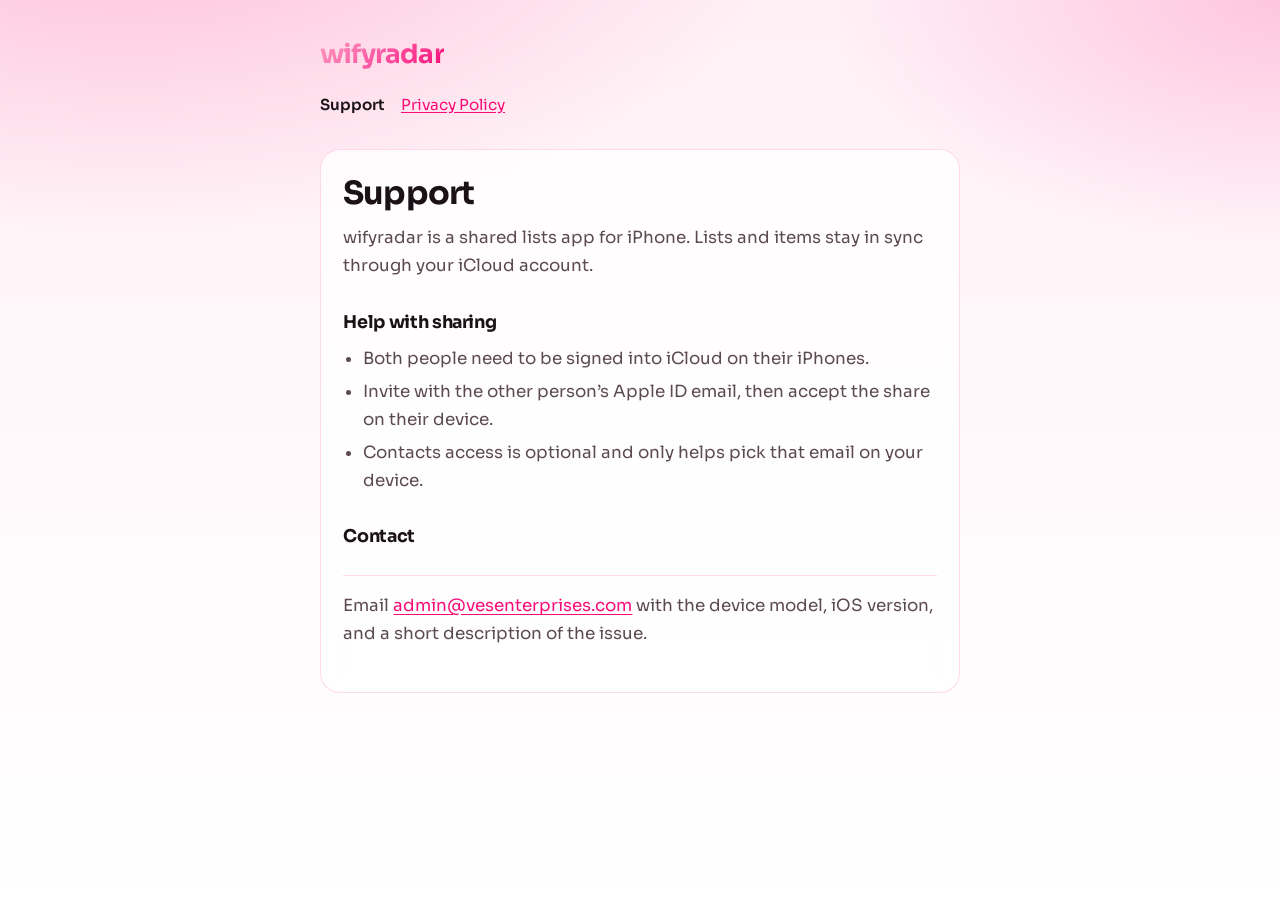
<file: docs/site/index.html>
<!DOCTYPE html>
<html lang="en">
<head>
  <meta charset="utf-8" />
  <meta name="viewport" content="width=device-width, initial-scale=1" />
  <title>wifyradar Support</title>
  <meta name="description" content="Support and contact for the wifyradar iPhone app." />
  <link rel="preconnect" href="https://fonts.googleapis.com" />
  <link rel="preconnect" href="https://fonts.gstatic.com" crossorigin />
  <link href="https://fonts.googleapis.com/css2?family=Sora:wght@400;600;700&display=swap" rel="stylesheet" />
  <link rel="stylesheet" href="styles.css" />
</head>
<body>
  <div class="wrap">
    <a class="brand" href="index.html">wifyradar</a>
    <nav aria-label="Site">
      <a href="index.html" aria-current="page">Support</a>
      <a href="privacy.html">Privacy Policy</a>
    </nav>
    <main>
      <h1>Support</h1>
      <p>wifyradar is a shared lists app for iPhone. Lists and items stay in sync through your iCloud account.</p>
      <h2>Help with sharing</h2>
      <ul>
        <li>Both people need to be signed into iCloud on their iPhones.</li>
        <li>Invite with the other person’s Apple ID email, then accept the share on their device.</li>
        <li>Contacts access is optional and only helps pick that email on your device.</li>
      </ul>
      <h2>Contact</h2>
      <p class="contact">
        Email
        <a href="mailto:admin@vesenterprises.com">admin@vesenterprises.com</a>
        with the device model, iOS version, and a short description of the issue.
      </p>
    </main>
  </div>
</body>
</html>
</file>
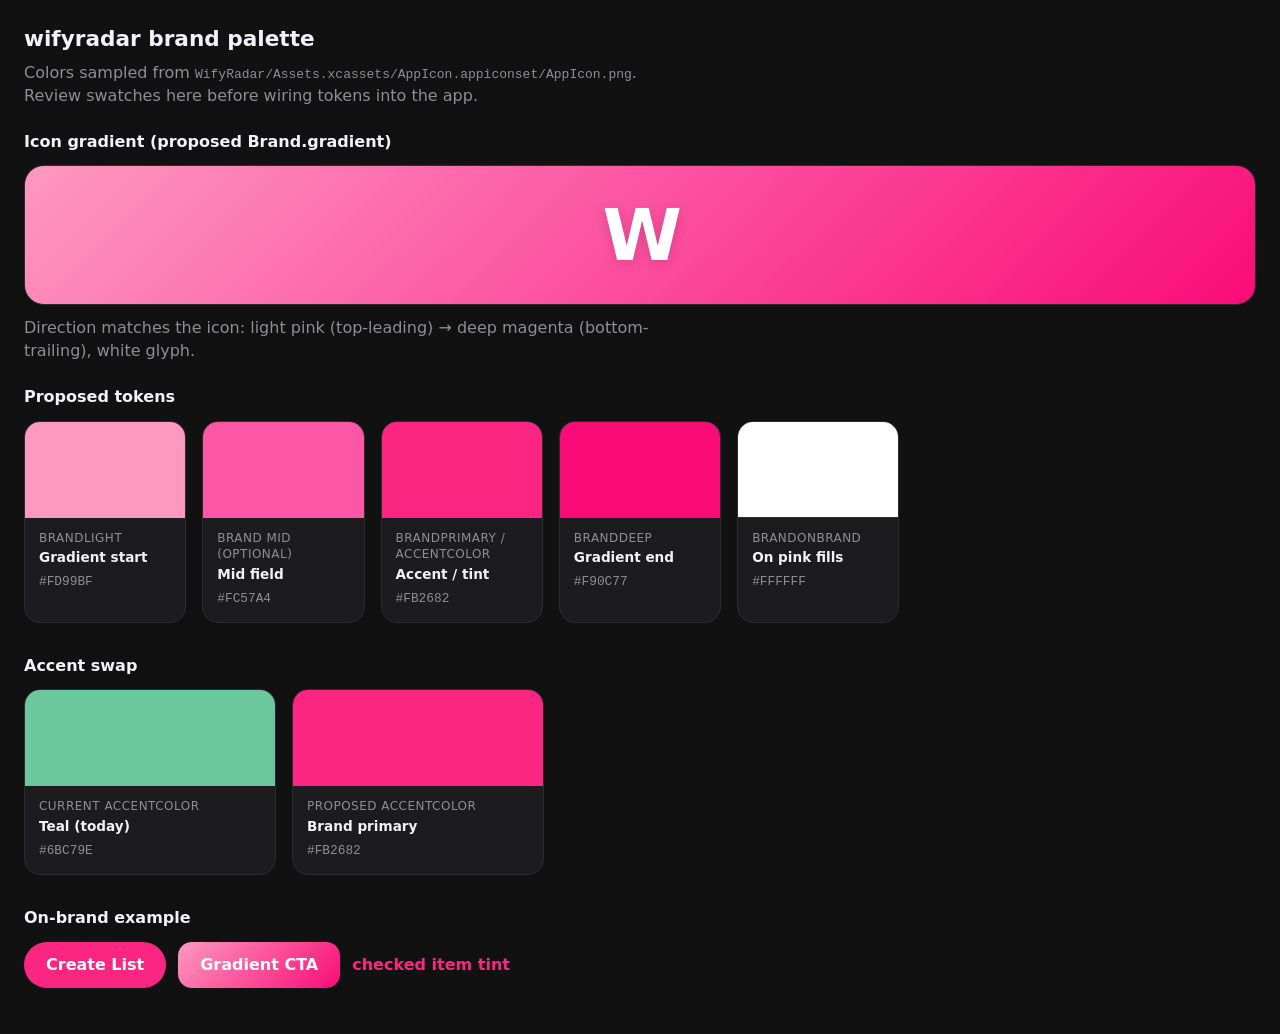
<file: docs/brand-palette-preview.html>
<!DOCTYPE html>
<html lang="en">
<head>
  <meta charset="utf-8" />
  <meta name="viewport" content="width=device-width, initial-scale=1" />
  <title>wifyradar brand palette (from AppIcon)</title>
  <style>
    :root {
      --brand-light: #FD99BF;
      --brand-mid: #FC57A4;
      --brand-primary: #FB2682;
      --brand-deep: #F90C77;
      --on-brand: #FFFFFF;
      --legacy-accent: #6BC79E;
      --page: #111;
      --card: #1c1c1e;
      --text: #f2f2f7;
      --muted: #8e8e93;
    }
    * { box-sizing: border-box; }
    body {
      margin: 0;
      font-family: ui-sans-serif, system-ui, -apple-system, Segoe UI, sans-serif;
      background: var(--page);
      color: var(--text);
      line-height: 1.4;
      padding: 24px;
    }
    h1 { font-size: 1.35rem; font-weight: 600; margin: 0 0 8px; }
    p { color: var(--muted); margin: 0 0 24px; max-width: 40rem; }
    .grid {
      display: grid;
      gap: 16px;
      grid-template-columns: repeat(auto-fill, minmax(160px, 1fr));
      margin-bottom: 32px;
    }
    .swatch {
      border-radius: 16px;
      overflow: hidden;
      background: var(--card);
      border: 1px solid #2c2c2e;
    }
    .chip { height: 96px; }
    .meta {
      padding: 12px 14px 14px;
      font-size: 0.85rem;
    }
    .meta strong { display: block; color: var(--text); margin-bottom: 4px; }
    .meta code { color: var(--muted); font-size: 0.8rem; }
    .role {
      color: var(--muted);
      font-size: 0.75rem;
      text-transform: uppercase;
      letter-spacing: 0.04em;
      margin-bottom: 2px;
    }
    .gradient-demo {
      height: 140px;
      border-radius: 20px;
      background: linear-gradient(135deg, var(--brand-light) 0%, var(--brand-mid) 45%, var(--brand-deep) 100%);
      display: grid;
      place-items: center;
      margin-bottom: 12px;
      border: 1px solid #2c2c2e;
    }
    .gradient-demo span {
      color: var(--on-brand);
      font-size: 4.5rem;
      font-weight: 700;
      letter-spacing: -0.06em;
      text-shadow: 0 2px 12px rgba(0, 0, 0, 0.15);
    }
    .compare {
      display: grid;
      gap: 16px;
      grid-template-columns: 1fr 1fr;
      max-width: 520px;
      margin-bottom: 32px;
    }
    @media (max-width: 560px) {
      .compare { grid-template-columns: 1fr; }
    }
    .pair .chip { border-radius: 12px 12px 0 0; }
    h2 { font-size: 1rem; font-weight: 600; margin: 0 0 12px; }
  </style>
</head>
<body>
  <h1>wifyradar brand palette</h1>
  <p>
    Colors sampled from
    <code>WifyRadar/Assets.xcassets/AppIcon.appiconset/AppIcon.png</code>.
    Review swatches here before wiring tokens into the app.
  </p>

  <h2>Icon gradient (proposed Brand.gradient)</h2>
  <div class="gradient-demo" title="topLeading light → bottomTrailing deep">
    <span>W</span>
  </div>
  <p style="margin-top:0">
    Direction matches the icon: light pink (top-leading) → deep magenta (bottom-trailing), white glyph.
  </p>

  <h2>Proposed tokens</h2>
  <div class="grid">
    <div class="swatch">
      <div class="chip" style="background: var(--brand-light)"></div>
      <div class="meta">
        <div class="role">BrandLight</div>
        <strong>Gradient start</strong>
        <code>#FD99BF</code>
      </div>
    </div>
    <div class="swatch">
      <div class="chip" style="background: var(--brand-mid)"></div>
      <div class="meta">
        <div class="role">Brand mid (optional)</div>
        <strong>Mid field</strong>
        <code>#FC57A4</code>
      </div>
    </div>
    <div class="swatch">
      <div class="chip" style="background: var(--brand-primary)"></div>
      <div class="meta">
        <div class="role">BrandPrimary / AccentColor</div>
        <strong>Accent / tint</strong>
        <code>#FB2682</code>
      </div>
    </div>
    <div class="swatch">
      <div class="chip" style="background: var(--brand-deep)"></div>
      <div class="meta">
        <div class="role">BrandDeep</div>
        <strong>Gradient end</strong>
        <code>#F90C77</code>
      </div>
    </div>
    <div class="swatch">
      <div class="chip" style="background: var(--on-brand); border-bottom: 1px solid #2c2c2e"></div>
      <div class="meta">
        <div class="role">BrandOnBrand</div>
        <strong>On pink fills</strong>
        <code>#FFFFFF</code>
      </div>
    </div>
  </div>

  <h2>Accent swap</h2>
  <div class="compare">
    <div class="swatch pair">
      <div class="chip" style="background: var(--legacy-accent)"></div>
      <div class="meta">
        <div class="role">Current AccentColor</div>
        <strong>Teal (today)</strong>
        <code>#6BC79E</code>
      </div>
    </div>
    <div class="swatch pair">
      <div class="chip" style="background: var(--brand-primary)"></div>
      <div class="meta">
        <div class="role">Proposed AccentColor</div>
        <strong>Brand primary</strong>
        <code>#FB2682</code>
      </div>
    </div>
  </div>

  <h2>On-brand example</h2>
  <div style="display:inline-flex; gap:12px; align-items:center; flex-wrap:wrap; margin-bottom:24px">
    <button type="button" style="
      border:0; border-radius:999px; padding:12px 22px;
      background: var(--brand-primary); color: var(--on-brand);
      font: inherit; font-weight: 600;
    ">Create List</button>
    <button type="button" style="
      border:0; border-radius:14px; padding:12px 22px;
      background: linear-gradient(135deg, var(--brand-light), var(--brand-deep));
      color: var(--on-brand); font: inherit; font-weight: 600;
    ">Gradient CTA</button>
    <span style="color: var(--brand-primary); font-weight: 600;">checked item tint</span>
  </div>
</body>
</html>
</file>
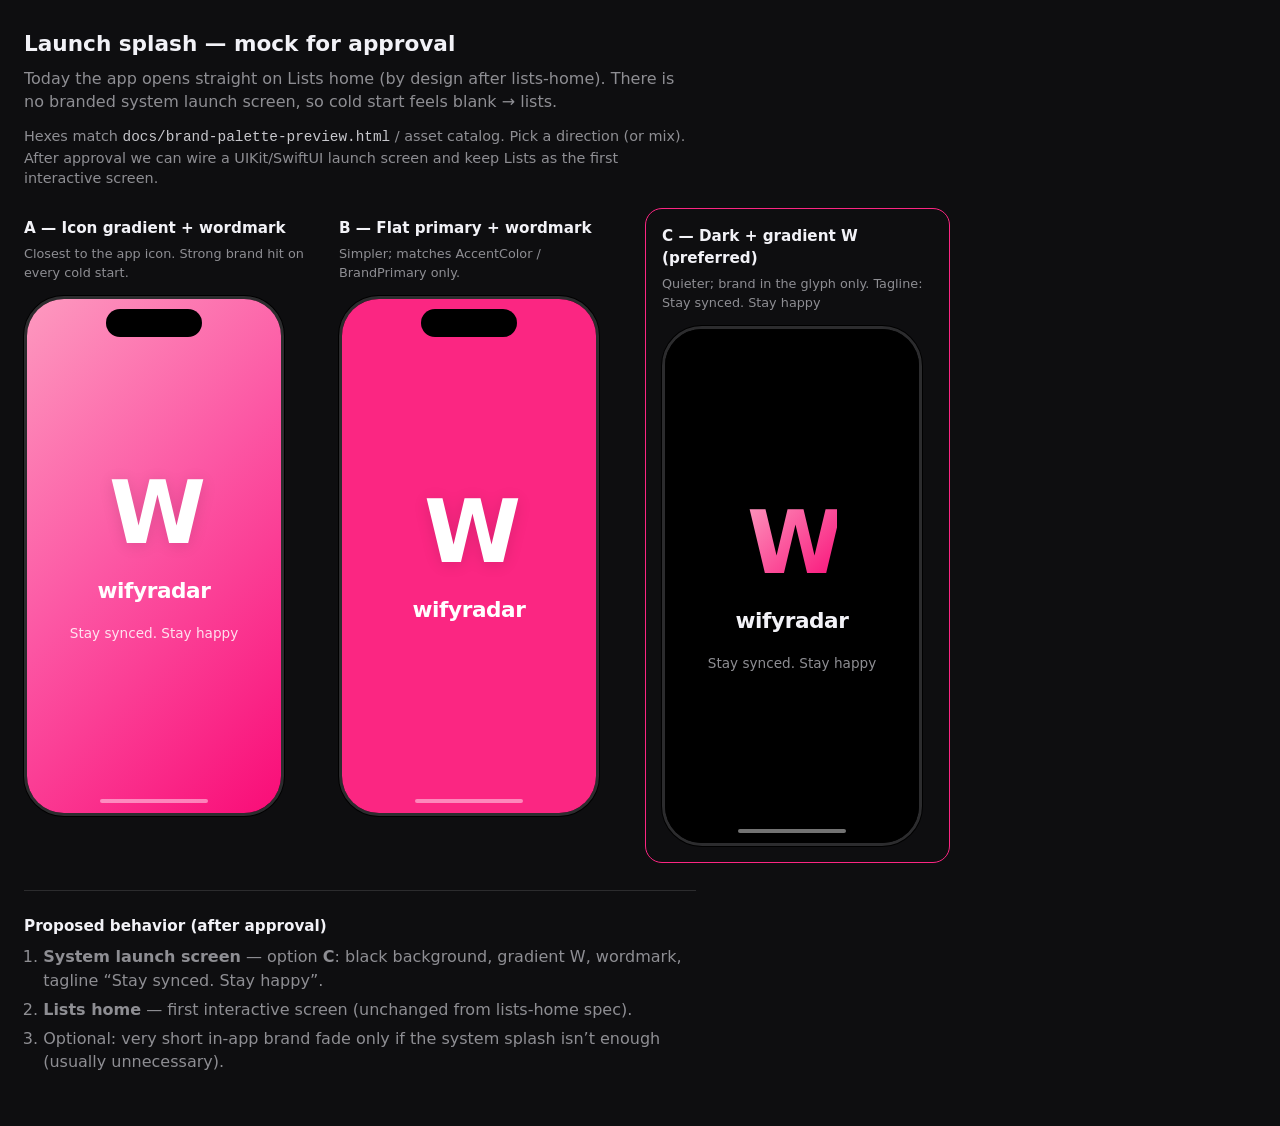
<file: docs/mocks/launch-splash.html>
<!DOCTYPE html>
<html lang="en">
<head>
  <meta charset="utf-8" />
  <meta name="viewport" content="width=device-width, initial-scale=1" />
  <title>wifyradar — launch splash mock</title>
  <style>
    :root {
      --brand-light: #FD99BF;
      --brand-mid: #FC57A4;
      --brand-primary: #FB2682;
      --brand-deep: #F90C77;
      --on-brand: #FFFFFF;
      --page: #0e0e10;
      --muted: #8e8e93;
      --text: #f2f2f7;
      --frame: #2c2c2e;
    }
    * { box-sizing: border-box; }
    body {
      margin: 0;
      font-family: ui-sans-serif, system-ui, -apple-system, "SF Pro Text", Segoe UI, sans-serif;
      background: var(--page);
      color: var(--text);
      padding: 28px 24px 48px;
      line-height: 1.45;
    }
    h1 { font-size: 1.35rem; font-weight: 600; margin: 0 0 8px; }
    p { color: var(--muted); margin: 0 0 12px; max-width: 42rem; }
    .note {
      color: var(--muted);
      font-size: 0.9rem;
      margin-bottom: 28px;
      max-width: 42rem;
    }
    .note code { color: #c7c7cc; }
    .grid {
      display: grid;
      gap: 28px;
      grid-template-columns: repeat(auto-fill, minmax(280px, 1fr));
      align-items: start;
    }
    .card h2 {
      font-size: 0.95rem;
      font-weight: 600;
      margin: 0 0 6px;
    }
    .card .desc {
      color: var(--muted);
      font-size: 0.8rem;
      margin: 0 0 14px;
      min-height: 2.4em;
    }
    .phone {
      width: 260px;
      height: 520px;
      border-radius: 40px;
      border: 3px solid var(--frame);
      overflow: hidden;
      position: relative;
      box-shadow: 0 0 0 1px #000;
      background: #000;
    }
    .notch {
      position: absolute;
      top: 10px;
      left: 50%;
      transform: translateX(-50%);
      width: 96px;
      height: 28px;
      background: #000;
      border-radius: 18px;
      z-index: 2;
    }
    .splash {
      position: absolute;
      inset: 0;
      display: flex;
      flex-direction: column;
      align-items: center;
      justify-content: center;
      gap: 18px;
      padding: 24px;
      text-align: center;
    }
    .splash-a {
      background: linear-gradient(135deg, var(--brand-light) 0%, var(--brand-mid) 45%, var(--brand-deep) 100%);
    }
    .splash-b {
      background: var(--brand-primary);
    }
    .splash-c {
      background: #000;
    }
    .glyph {
      color: var(--on-brand);
      font-size: 88px;
      font-weight: 700;
      letter-spacing: -0.08em;
      line-height: 1;
      text-shadow: 0 2px 16px rgba(0, 0, 0, 0.12);
    }
    .splash-c .glyph {
      background: linear-gradient(135deg, var(--brand-light), var(--brand-deep));
      -webkit-background-clip: text;
      background-clip: text;
      color: transparent;
      text-shadow: none;
    }
    .wordmark {
      color: var(--on-brand);
      font-size: 1.35rem;
      font-weight: 600;
      letter-spacing: -0.02em;
    }
    .splash-c .wordmark { color: var(--text); }
    .tag {
      color: rgba(255, 255, 255, 0.85);
      font-size: 0.85rem;
      font-weight: 400;
      max-width: 11rem;
    }
    .splash-c .tag { color: var(--muted); }
    .home {
      position: absolute;
      bottom: 10px;
      left: 50%;
      transform: translateX(-50%);
      width: 108px;
      height: 4px;
      background: rgba(255, 255, 255, 0.45);
      border-radius: 4px;
      z-index: 2;
    }
    .splash-c .home { background: rgba(255, 255, 255, 0.25); }
    .flow {
      margin-top: 36px;
      padding-top: 24px;
      border-top: 1px solid #2c2c2e;
      max-width: 42rem;
    }
    .flow ol { margin: 8px 0 0; padding-left: 1.2rem; color: var(--muted); }
    .flow li { margin-bottom: 6px; }
  </style>
</head>
<body>
  <h1>Launch splash — mock for approval</h1>
  <p>
    Today the app opens straight on Lists home (by design after lists-home).
    There is no branded system launch screen, so cold start feels blank → lists.
  </p>
  <p class="note">
    Hexes match <code>docs/brand-palette-preview.html</code> / asset catalog.
    Pick a direction (or mix). After approval we can wire a UIKit/SwiftUI launch screen
    and keep Lists as the first interactive screen.
  </p>

  <div class="grid">
    <div class="card">
      <h2>A — Icon gradient + wordmark</h2>
      <p class="desc">Closest to the app icon. Strong brand hit on every cold start.</p>
      <div class="phone" aria-label="Splash option A">
        <div class="notch"></div>
        <div class="splash splash-a">
          <div class="glyph">W</div>
          <div class="wordmark">wifyradar</div>
          <div class="tag">Stay synced. Stay happy</div>
        </div>
        <div class="home"></div>
      </div>
    </div>

    <div class="card">
      <h2>B — Flat primary + wordmark</h2>
      <p class="desc">Simpler; matches AccentColor / BrandPrimary only.</p>
      <div class="phone" aria-label="Splash option B">
        <div class="notch"></div>
        <div class="splash splash-b">
          <div class="glyph">W</div>
          <div class="wordmark">wifyradar</div>
        </div>
        <div class="home"></div>
      </div>
    </div>

    <div class="card" style="outline:1px solid var(--brand-primary); outline-offset:8px; border-radius:8px; padding:8px;">
      <h2>C — Dark + gradient W (preferred)</h2>
      <p class="desc">Quieter; brand in the glyph only. Tagline: Stay synced. Stay happy</p>
      <div class="phone" aria-label="Splash option C preferred">
        <div class="notch"></div>
        <div class="splash splash-c">
          <div class="glyph">W</div>
          <div class="wordmark">wifyradar</div>
          <div class="tag">Stay synced. Stay happy</div>
        </div>
        <div class="home"></div>
      </div>
    </div>
  </div>

  <div class="flow">
    <h2 style="font-size:0.95rem; margin:0 0 4px;">Proposed behavior (after approval)</h2>
    <ol>
      <li><strong>System launch screen</strong> — option <strong>C</strong>: black background, gradient W, wordmark, tagline “Stay synced. Stay happy”.</li>
      <li><strong>Lists home</strong> — first interactive screen (unchanged from lists-home spec).</li>
      <li>Optional: very short in-app brand fade only if the system splash isn’t enough (usually unnecessary).</li>
    </ol>
  </div>
</body>
</html>
</file>
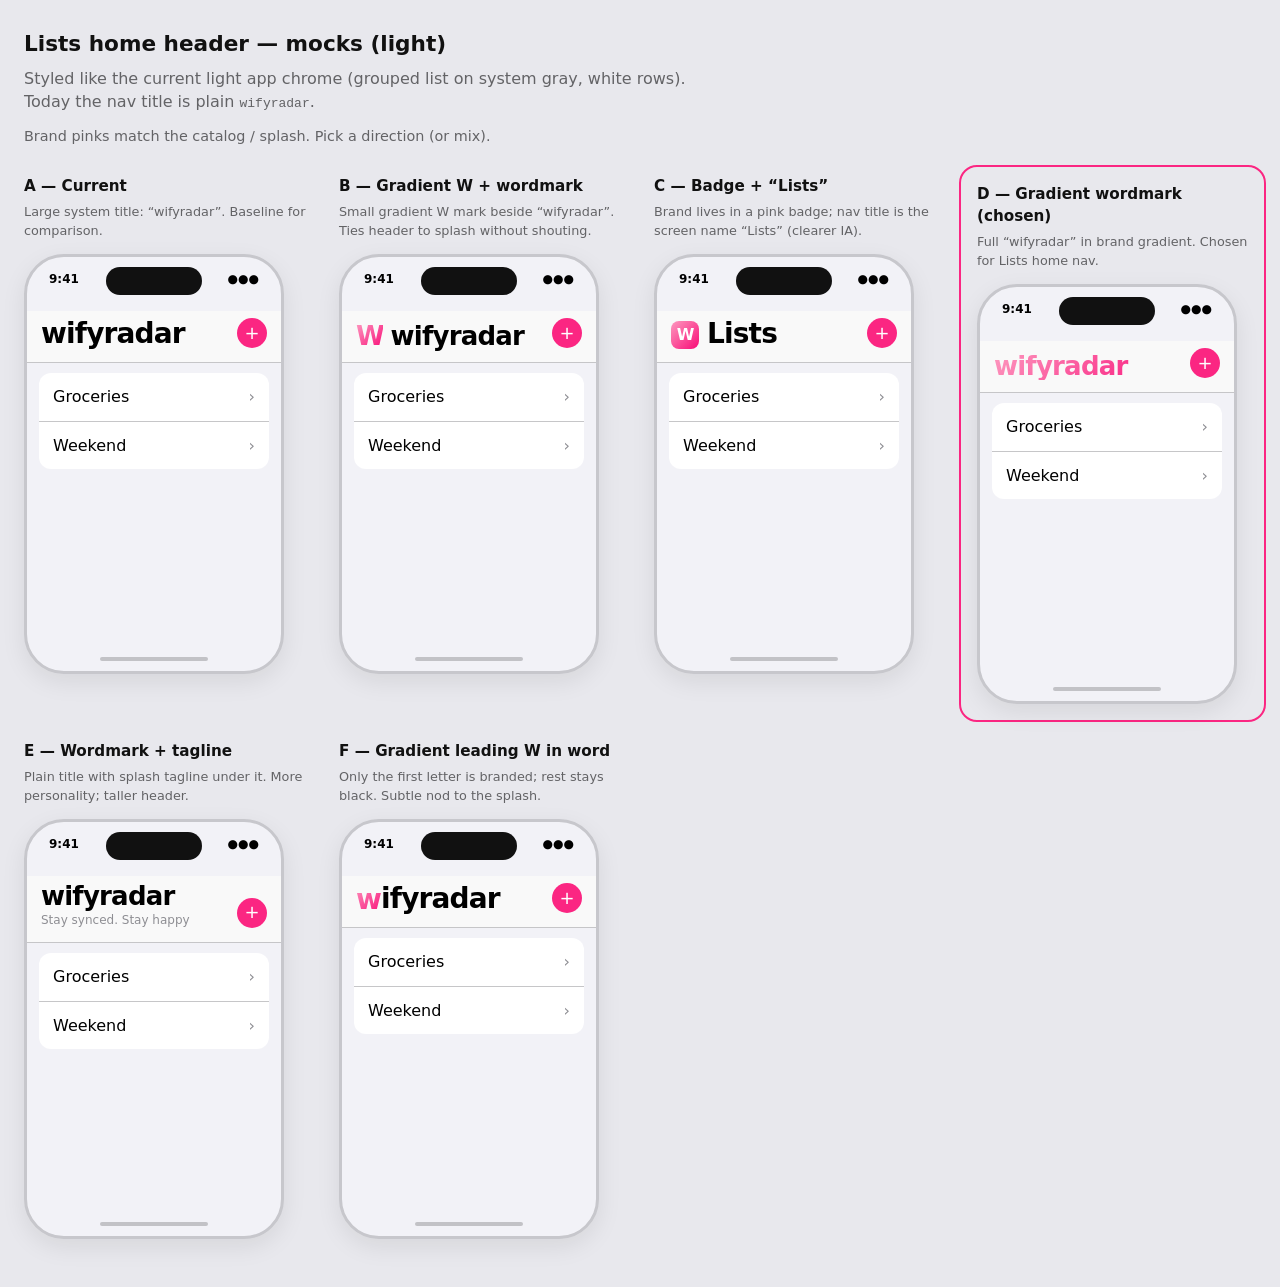
<file: docs/mocks/lists-home-header.html>
<!DOCTYPE html>
<html lang="en">
<head>
  <meta charset="utf-8" />
  <meta name="viewport" content="width=device-width, initial-scale=1" />
  <title>wifyradar — Lists home header mocks</title>
  <style>
    :root {
      --brand-light: #FD99BF;
      --brand-mid: #FC57A4;
      --brand-primary: #FB2682;
      --brand-deep: #F90C77;
      --on-brand: #FFFFFF;
      --page: #e8e8ed;
      --muted: #8e8e93;
      --text: #000000;
      --frame: #c7c7cc;
      --list-bg: #f2f2f7;
      --row: #ffffff;
      --sep: #c6c6c8;
      --nav: rgba(249, 249, 249, 0.94);
      --label: #3a3a3c;
    }
    * { box-sizing: border-box; }
    body {
      margin: 0;
      font-family: ui-sans-serif, system-ui, -apple-system, "SF Pro Text", Segoe UI, sans-serif;
      background: var(--page);
      color: var(--label);
      padding: 28px 24px 48px;
      line-height: 1.45;
    }
    h1 { font-size: 1.35rem; font-weight: 600; margin: 0 0 8px; color: #111; }
    p { color: #636366; margin: 0 0 12px; max-width: 44rem; }
    .note { color: #636366; font-size: 0.9rem; margin-bottom: 28px; max-width: 44rem; }
    .note code { color: #3a3a3c; background: #fff; padding: 1px 5px; border-radius: 4px; }
    .grid {
      display: grid;
      gap: 28px;
      grid-template-columns: repeat(auto-fill, minmax(280px, 1fr));
      align-items: start;
    }
    .card h2 { font-size: 0.95rem; font-weight: 600; margin: 0 0 6px; color: #111; }
    .card .desc { color: #636366; font-size: 0.8rem; margin: 0 0 14px; min-height: 2.6em; }
    .phone {
      width: 260px;
      height: 420px;
      border-radius: 40px;
      border: 3px solid var(--frame);
      overflow: hidden;
      position: relative;
      background: var(--list-bg);
      box-shadow: 0 8px 24px rgba(0, 0, 0, 0.08);
    }
    .notch {
      position: absolute;
      top: 10px;
      left: 50%;
      transform: translateX(-50%);
      width: 96px;
      height: 28px;
      background: #111;
      border-radius: 18px;
      z-index: 3;
    }
    .status {
      height: 54px;
      padding: 14px 22px 0;
      font-size: 12px;
      font-weight: 600;
      display: flex;
      justify-content: space-between;
      color: var(--text);
      position: relative;
      z-index: 2;
    }
    .nav {
      background: var(--nav);
      backdrop-filter: blur(16px);
      border-bottom: 0.5px solid var(--sep);
      padding: 6px 14px 12px;
      min-height: 52px;
      display: flex;
      align-items: flex-end;
      justify-content: space-between;
      gap: 8px;
    }
    .nav-leading { flex: 1; min-width: 0; }
    .plus {
      width: 30px;
      height: 30px;
      border-radius: 999px;
      background: var(--brand-primary);
      color: var(--on-brand);
      display: grid;
      place-items: center;
      font-size: 18px;
      font-weight: 500;
      flex-shrink: 0;
      margin-bottom: 2px;
    }
    .title-plain {
      font-size: 28px;
      font-weight: 700;
      letter-spacing: -0.03em;
      line-height: 1.1;
      color: var(--text);
    }
    .title-row {
      display: flex;
      align-items: center;
      gap: 8px;
    }
    .mark-w {
      font-size: 26px;
      font-weight: 700;
      letter-spacing: -0.08em;
      line-height: 1;
      background: linear-gradient(135deg, var(--brand-light), var(--brand-deep));
      -webkit-background-clip: text;
      background-clip: text;
      color: transparent;
    }
    .mark-badge {
      width: 28px;
      height: 28px;
      border-radius: 8px;
      background: linear-gradient(135deg, var(--brand-light), var(--brand-deep));
      color: var(--on-brand);
      display: grid;
      place-items: center;
      font-size: 16px;
      font-weight: 700;
      letter-spacing: -0.06em;
      flex-shrink: 0;
    }
    .word-grad {
      font-size: 26px;
      font-weight: 700;
      letter-spacing: -0.03em;
      line-height: 1.1;
      background: linear-gradient(135deg, var(--brand-light), var(--brand-deep));
      -webkit-background-clip: text;
      background-clip: text;
      color: transparent;
    }
    .subtitle {
      margin-top: 2px;
      font-size: 12px;
      font-weight: 400;
      color: var(--muted);
    }
    .inline-w {
      font-size: 28px;
      font-weight: 700;
      letter-spacing: -0.03em;
      line-height: 1.1;
      color: var(--text);
    }
    .inline-w .w {
      background: linear-gradient(135deg, var(--brand-light), var(--brand-deep));
      -webkit-background-clip: text;
      background-clip: text;
      color: transparent;
    }
    .list {
      padding: 10px 12px 20px;
    }
    .group {
      background: var(--row);
      border-radius: 12px;
      overflow: hidden;
    }
    .row {
      padding: 12px 14px;
      font-size: 16px;
      border-bottom: 0.5px solid var(--sep);
      display: flex;
      justify-content: space-between;
      color: var(--text);
    }
    .row:last-child { border-bottom: 0; }
    .chev { color: var(--muted); }
    .home {
      position: absolute;
      bottom: 10px;
      left: 50%;
      transform: translateX(-50%);
      width: 108px;
      height: 4px;
      background: rgba(0, 0, 0, 0.2);
      border-radius: 4px;
    }
  </style>
</head>
<body>
  <h1>Lists home header — mocks (light)</h1>
  <p>
    Styled like the current light app chrome (grouped list on system gray, white rows).
    Today the nav title is plain <code>wifyradar</code>.
  </p>
  <p class="note">
    Brand pinks match the catalog / splash. Pick a direction (or mix).
  </p>

  <div class="grid">
    <div class="card">
      <h2>A — Current</h2>
      <p class="desc">Large system title: “wifyradar”. Baseline for comparison.</p>
      <div class="phone">
        <div class="notch"></div>
        <div class="status"><span>9:41</span><span>●●●</span></div>
        <div class="nav">
          <div class="nav-leading"><div class="title-plain">wifyradar</div></div>
          <div class="plus">+</div>
        </div>
        <div class="list">
          <div class="group">
            <div class="row">Groceries <span class="chev">›</span></div>
            <div class="row">Weekend <span class="chev">›</span></div>
          </div>
        </div>
        <div class="home"></div>
      </div>
    </div>

    <div class="card">
      <h2>B — Gradient W + wordmark</h2>
      <p class="desc">Small gradient W mark beside “wifyradar”. Ties header to splash without shouting.</p>
      <div class="phone">
        <div class="notch"></div>
        <div class="status"><span>9:41</span><span>●●●</span></div>
        <div class="nav">
          <div class="nav-leading">
            <div class="title-row">
              <span class="mark-w">W</span>
              <span class="title-plain" style="font-size:26px">wifyradar</span>
            </div>
          </div>
          <div class="plus">+</div>
        </div>
        <div class="list">
          <div class="group">
            <div class="row">Groceries <span class="chev">›</span></div>
            <div class="row">Weekend <span class="chev">›</span></div>
          </div>
        </div>
        <div class="home"></div>
      </div>
    </div>

    <div class="card">
      <h2>C — Badge + “Lists”</h2>
      <p class="desc">Brand lives in a pink badge; nav title is the screen name “Lists” (clearer IA).</p>
      <div class="phone">
        <div class="notch"></div>
        <div class="status"><span>9:41</span><span>●●●</span></div>
        <div class="nav">
          <div class="nav-leading">
            <div class="title-row">
              <span class="mark-badge">W</span>
              <span class="title-plain" style="font-size:28px">Lists</span>
            </div>
          </div>
          <div class="plus">+</div>
        </div>
        <div class="list">
          <div class="group">
            <div class="row">Groceries <span class="chev">›</span></div>
            <div class="row">Weekend <span class="chev">›</span></div>
          </div>
        </div>
        <div class="home"></div>
      </div>
    </div>

    <div class="card" style="outline:2px solid var(--brand-primary); outline-offset:8px; border-radius:8px; padding:8px;">
      <h2>D — Gradient wordmark (chosen)</h2>
      <p class="desc">Full “wifyradar” in brand gradient. Chosen for Lists home nav.</p>
      <div class="phone">
        <div class="notch"></div>
        <div class="status"><span>9:41</span><span>●●●</span></div>
        <div class="nav">
          <div class="nav-leading"><div class="word-grad">wifyradar</div></div>
          <div class="plus">+</div>
        </div>
        <div class="list">
          <div class="group">
            <div class="row">Groceries <span class="chev">›</span></div>
            <div class="row">Weekend <span class="chev">›</span></div>
          </div>
        </div>
        <div class="home"></div>
      </div>
    </div>

    <div class="card">
      <h2>E — Wordmark + tagline</h2>
      <p class="desc">Plain title with splash tagline under it. More personality; taller header.</p>
      <div class="phone">
        <div class="notch"></div>
        <div class="status"><span>9:41</span><span>●●●</span></div>
        <div class="nav">
          <div class="nav-leading">
            <div class="title-plain" style="font-size:26px">wifyradar</div>
            <div class="subtitle">Stay synced. Stay happy</div>
          </div>
          <div class="plus">+</div>
        </div>
        <div class="list">
          <div class="group">
            <div class="row">Groceries <span class="chev">›</span></div>
            <div class="row">Weekend <span class="chev">›</span></div>
          </div>
        </div>
        <div class="home"></div>
      </div>
    </div>

    <div class="card">
      <h2>F — Gradient leading W in word</h2>
      <p class="desc">Only the first letter is branded; rest stays black. Subtle nod to the splash.</p>
      <div class="phone">
        <div class="notch"></div>
        <div class="status"><span>9:41</span><span>●●●</span></div>
        <div class="nav">
          <div class="nav-leading">
            <div class="inline-w"><span class="w">w</span>ifyradar</div>
          </div>
          <div class="plus">+</div>
        </div>
        <div class="list">
          <div class="group">
            <div class="row">Groceries <span class="chev">›</span></div>
            <div class="row">Weekend <span class="chev">›</span></div>
          </div>
        </div>
        <div class="home"></div>
      </div>
    </div>
  </div>
</body>
</html>
</file>
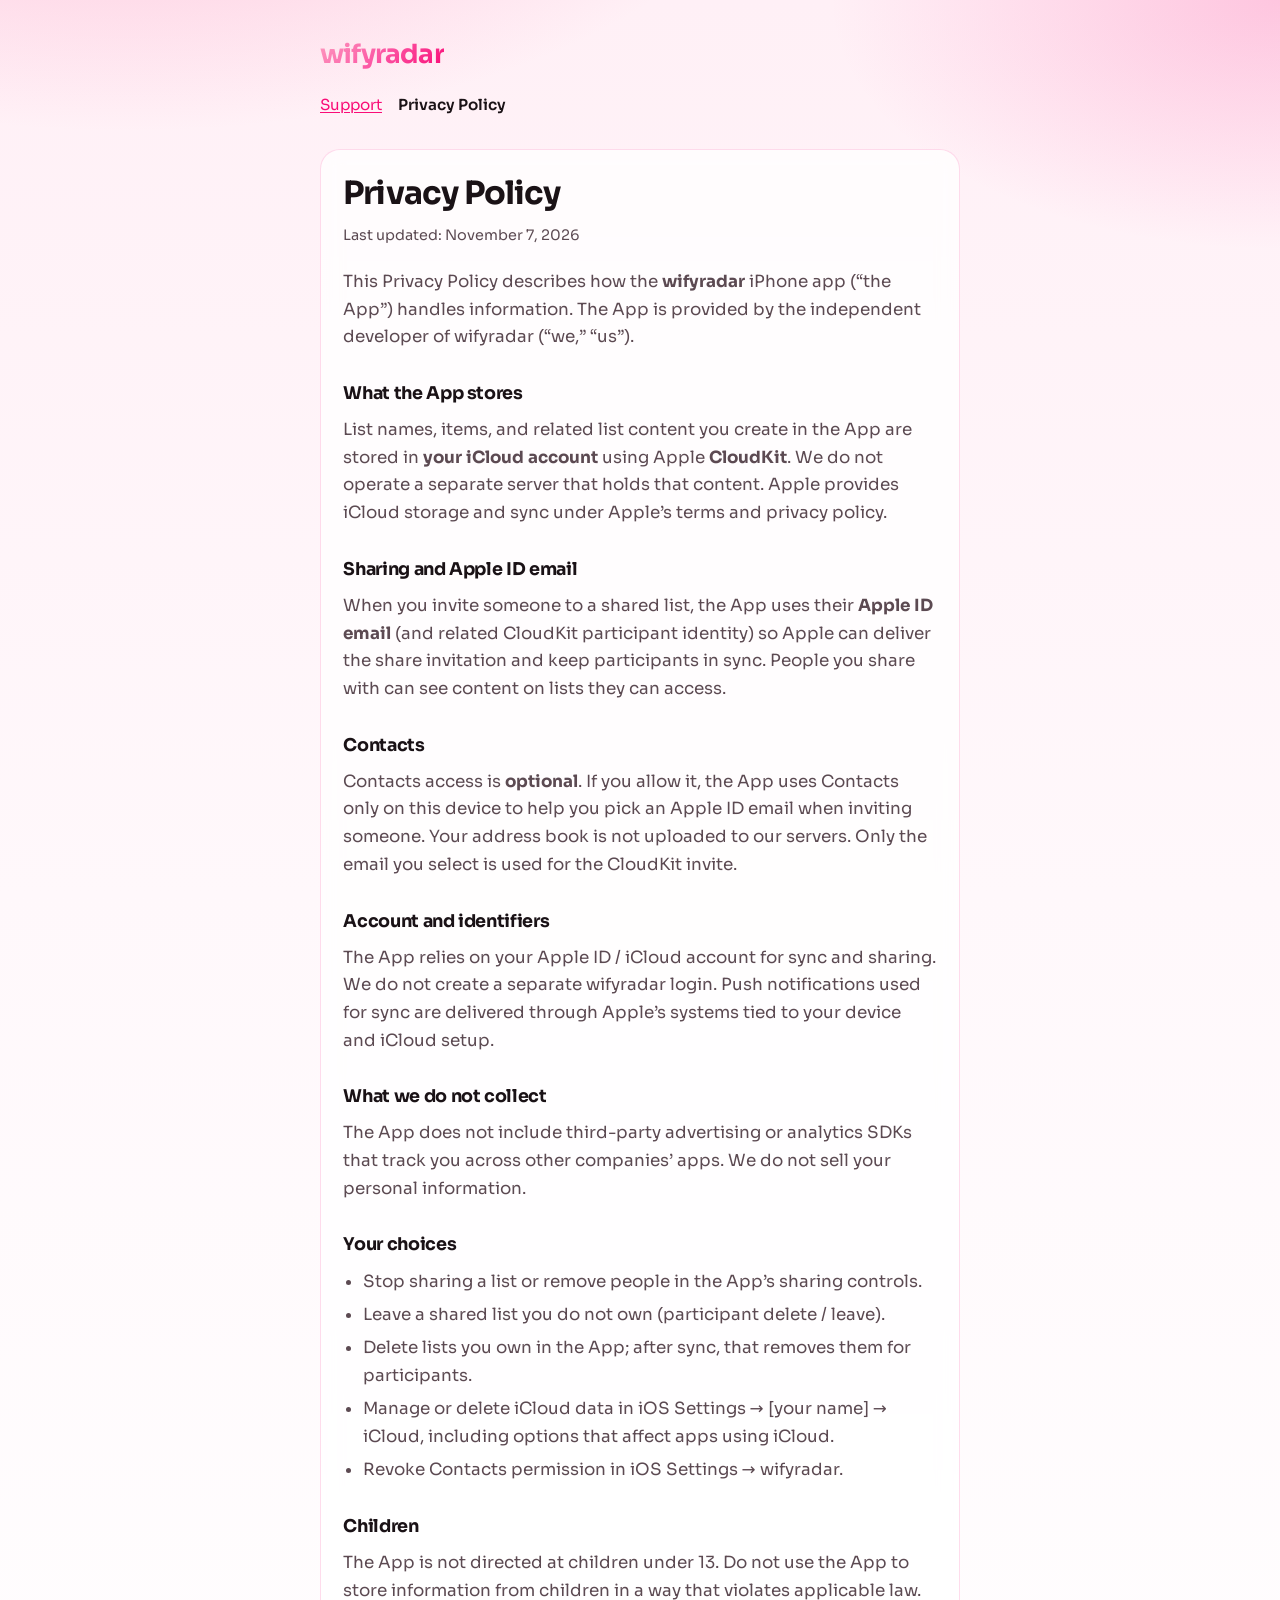
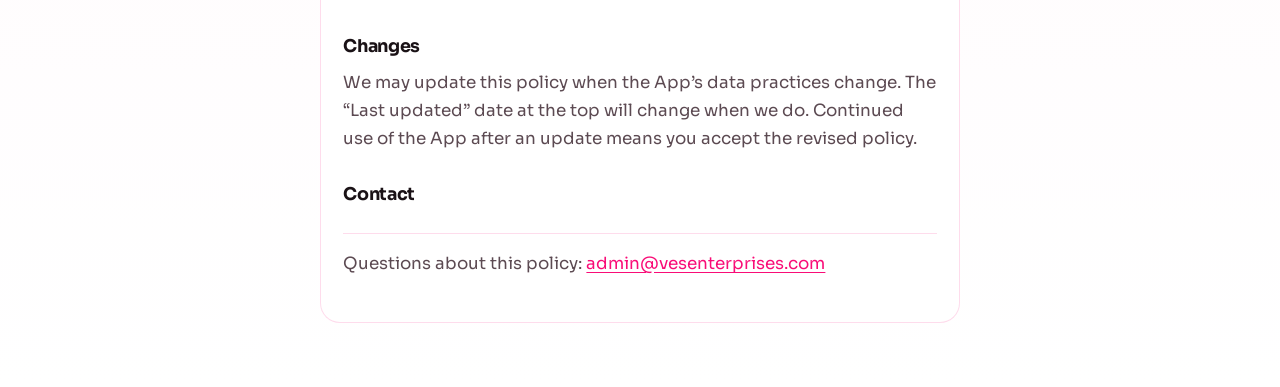
<file: docs/site/privacy.html>
<!DOCTYPE html>
<html lang="en">
<head>
  <meta charset="utf-8" />
  <meta name="viewport" content="width=device-width, initial-scale=1" />
  <title>wifyradar Privacy Policy</title>
  <meta name="description" content="Privacy Policy for the wifyradar iPhone app." />
  <link rel="preconnect" href="https://fonts.googleapis.com" />
  <link rel="preconnect" href="https://fonts.gstatic.com" crossorigin />
  <link href="https://fonts.googleapis.com/css2?family=Sora:wght@400;600;700&display=swap" rel="stylesheet" />
  <link rel="stylesheet" href="styles.css" />
</head>
<body>
  <div class="wrap">
    <a class="brand" href="index.html">wifyradar</a>
    <nav aria-label="Site">
      <a href="index.html">Support</a>
      <a href="privacy.html" aria-current="page">Privacy Policy</a>
    </nav>
    <main>
      <h1>Privacy Policy</h1>
      <p class="meta">Last updated: November 7, 2026</p>

      <p>
        This Privacy Policy describes how the <strong>wifyradar</strong> iPhone app
        (“the App”) handles information. The App is provided by the independent
        developer of wifyradar (“we,” “us”).
      </p>

      <h2>What the App stores</h2>
      <p>
        List names, items, and related list content you create in the App are stored
        in <strong>your iCloud account</strong> using Apple <strong>CloudKit</strong>.
        We do not operate a separate server that holds that content. Apple provides
        iCloud storage and sync under Apple’s terms and privacy policy.
      </p>

      <h2>Sharing and Apple ID email</h2>
      <p>
        When you invite someone to a shared list, the App uses their
        <strong>Apple ID email</strong> (and related CloudKit participant identity)
        so Apple can deliver the share invitation and keep participants in sync.
        People you share with can see content on lists they can access.
      </p>

      <h2>Contacts</h2>
      <p>
        Contacts access is <strong>optional</strong>. If you allow it, the App uses
        Contacts only on this device to help you pick an Apple ID email when inviting
        someone. Your address book is not uploaded to our servers. Only the email you
        select is used for the CloudKit invite.
      </p>

      <h2>Account and identifiers</h2>
      <p>
        The App relies on your Apple ID / iCloud account for sync and sharing.
        We do not create a separate wifyradar login. Push notifications used for
        sync are delivered through Apple’s systems tied to your device and iCloud
        setup.
      </p>

      <h2>What we do not collect</h2>
      <p>
        The App does not include third-party advertising or analytics SDKs that track
        you across other companies’ apps. We do not sell your personal information.
      </p>

      <h2>Your choices</h2>
      <ul>
        <li>Stop sharing a list or remove people in the App’s sharing controls.</li>
        <li>Leave a shared list you do not own (participant delete / leave).</li>
        <li>Delete lists you own in the App; after sync, that removes them for participants.</li>
        <li>Manage or delete iCloud data in iOS Settings → [your name] → iCloud, including options that affect apps using iCloud.</li>
        <li>Revoke Contacts permission in iOS Settings → wifyradar.</li>
      </ul>

      <h2>Children</h2>
      <p>
        The App is not directed at children under 13. Do not use the App to store
        information from children in a way that violates applicable law.
      </p>

      <h2>Changes</h2>
      <p>
        We may update this policy when the App’s data practices change. The
        “Last updated” date at the top will change when we do. Continued use of the
        App after an update means you accept the revised policy.
      </p>

      <h2>Contact</h2>
      <p class="contact">
        Questions about this policy:
        <a href="mailto:admin@vesenterprises.com">admin@vesenterprises.com</a>
      </p>
    </main>
  </div>
</body>
</html>
</file>
<file: docs/site/styles.css>
:root {
  --brand-light: #fd99bf;
  --brand-mid: #fc57a4;
  --brand-primary: #fb2682;
  --brand-deep: #f90c77;
  --ink: #1a1216;
  --muted: #5c4a52;
  --paper: #fff8fb;
  --card: rgba(255, 255, 255, 0.78);
  --line: rgba(249, 12, 119, 0.14);
  --max: 40rem;
}

* {
  box-sizing: border-box;
}

html {
  color-scheme: light;
}

body {
  margin: 0;
  min-height: 100vh;
  font-family: "Sora", system-ui, sans-serif;
  font-size: 1.05rem;
  line-height: 1.65;
  color: var(--ink);
  background:
    radial-gradient(1200px 600px at 10% -10%, rgba(253, 153, 191, 0.55), transparent 55%),
    radial-gradient(900px 500px at 100% 0%, rgba(252, 87, 164, 0.28), transparent 50%),
    linear-gradient(180deg, #fff0f6 0%, var(--paper) 45%, #ffffff 100%);
}

a {
  color: var(--brand-deep);
  text-underline-offset: 0.15em;
}

a:hover {
  color: var(--brand-primary);
}

.wrap {
  width: min(100% - 2rem, var(--max));
  margin: 0 auto;
  padding: 2.5rem 0 4rem;
}

.brand {
  display: inline-block;
  font-weight: 700;
  font-size: 1.65rem;
  letter-spacing: -0.03em;
  line-height: 1.1;
  text-decoration: none;
  background: linear-gradient(135deg, var(--brand-light), var(--brand-mid), var(--brand-deep));
  -webkit-background-clip: text;
  background-clip: text;
  color: transparent;
}

nav {
  display: flex;
  gap: 1rem;
  flex-wrap: wrap;
  margin: 1.25rem 0 2rem;
  font-size: 0.95rem;
}

nav a[aria-current="page"] {
  font-weight: 600;
  text-decoration: none;
  color: var(--ink);
}

main {
  background: var(--card);
  border: 1px solid var(--line);
  border-radius: 1.25rem;
  padding: 1.5rem 1.4rem 1.75rem;
  backdrop-filter: blur(10px);
}

h1 {
  margin: 0 0 0.75rem;
  font-size: clamp(1.6rem, 4vw, 2rem);
  letter-spacing: -0.03em;
  line-height: 1.2;
}

h2 {
  margin: 1.75rem 0 0.5rem;
  font-size: 1.1rem;
  letter-spacing: -0.02em;
}

p,
ul {
  margin: 0 0 1rem;
  color: var(--muted);
}

ul {
  padding-left: 1.2rem;
}

li {
  margin: 0.35rem 0;
}

.meta {
  margin: 0 0 1.25rem;
  font-size: 0.9rem;
  color: var(--muted);
}

.contact {
  margin-top: 1.5rem;
  padding-top: 1rem;
  border-top: 1px solid var(--line);
}
</file>
